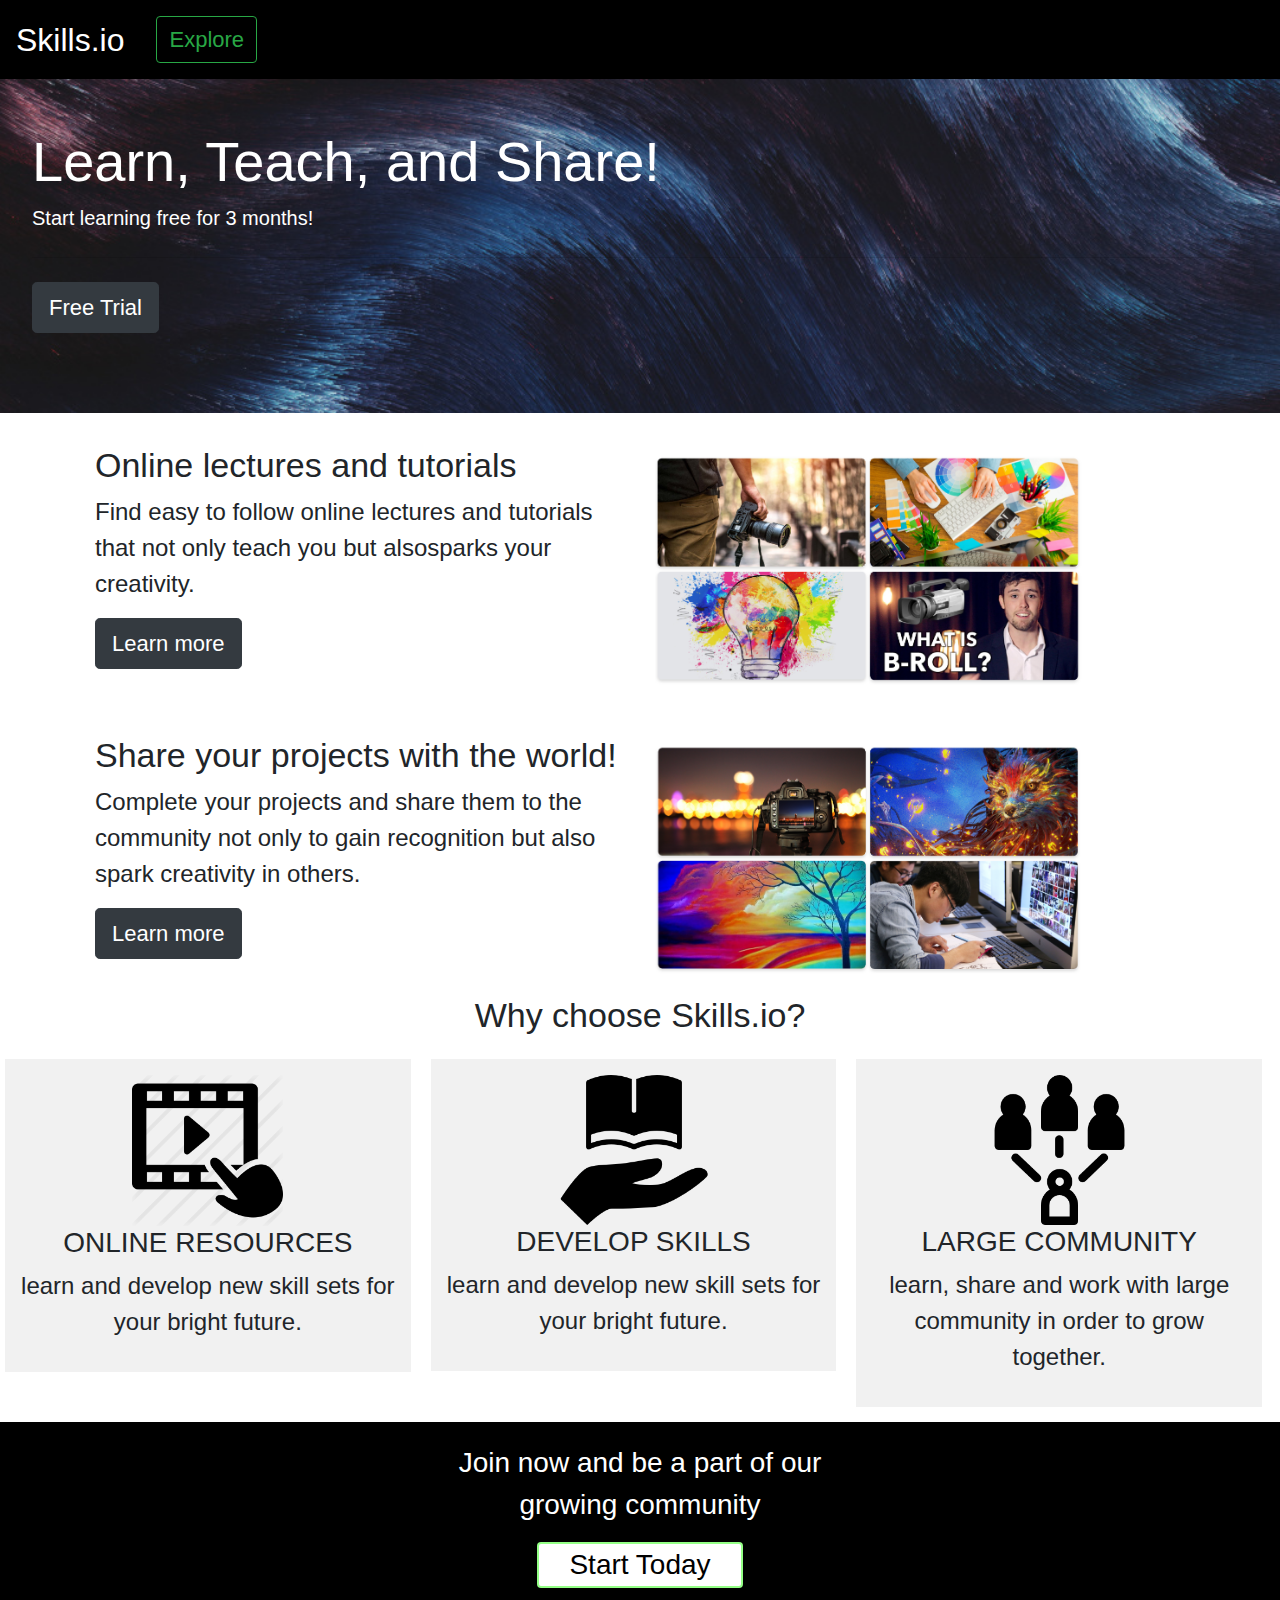
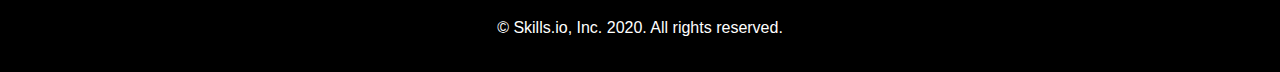
<file: index.html>
<!doctype html>
<html lang="en">
  <head>
    <meta charset="utf-8">
    <meta name="viewport" content="width=device-width, initial-scale=1, shrink-to-fit=no">
    <link rel="stylesheet" href="https://maxcdn.bootstrapcdn.com/bootstrap/4.0.0/css/bootstrap.min.css" integrity="sha384-Gn5384xqQ1aoWXA+058RXPxPg6fy4IWvTNh0E263XmFcJlSAwiGgFAW/dAiS6JXm" crossorigin="anonymous">
    <link rel="stylesheet" href="./css/style.css">
    <title>Skills.io</title>
  </head>
  <body>
    <nav class="navbar fixed-top navbar-expand-lg navbar-dark bg-dark justify-content-between" style="background-color: black !important;">
        <a class="navbar-brand" href="#">Skills.io</a>
        <button class="navbar-toggler" type="button" data-toggle="collapse" data-target="#navbarNav" aria-controls="navbarNav" aria-expanded="false" aria-label="Toggle navigation" style="float: right !important;">
          <span class="navbar-toggler-icon"></span>
        </button>
        <div class="collapse navbar-collapse" id="navbarNav">
            <nav class="navbar navbar-dark bg-dark" style="background-color: black !important;">
                <form class="form-inline">
                  <button class="btn btn-outline-success" type="button" onclick="document.location='explore.html'"> Explore </button>
                </form>
            </nav>
        </div>
    </nav>
    <div class="jumbotron">
        <h1 class="display-4">Learn, Teach, and Share!</h1>
        <p class="lead">Start learning free for 3 months!</p>
        <hr class="my-4">
        <p class="lead">
          <a class="btn btn-dark btn-lg" href="#" role="button">Free Trial</a>
        </p>
    </div>
    <div class="container">
        <div class="row">
            <div class="col-md-6">
                <h4 style="font-size: 34px;">Online lectures and tutorials</h4>
                <p>Find easy to follow online lectures and tutorials that not only teach you but alsosparks your creativity.</p>
                <a class="btn btn-dark btn-lg" href="#" role="button">Learn more</a>
            </div>
            <div class="col-md-6" style="padding-top: 10px;">
                <img src="./images/Capture.PNG" class="img-responsive" alt="Responsive image" height="230">
            </div>
        </div>
    </div>
    <div class="container" style="padding-top: 50px;">
        <div class="row">
            <div class="col-md-6">
                <h4 style="font-size: 34px;">Share your projects with the world!</h4>
                <p>Complete your projects and share them to the community not only to gain recognition but also spark creativity in others.</p>
                <a class="btn btn-dark btn-lg" href="#" role="button">Learn more</a>
            </div>
            <div class="col-md-6" style="padding-top: 10px;">
                <img src="./images/Capture2.PNG" class="img-responsive" alt="Responsive image" height="230">
            </div>
        </div>
    </div>
    <h5 style="font-size: 34px; text-align: center; padding-top: 20px;">Why choose Skills.io?</h5>

    <div class="row">
        <div class="column">
          <div class="card1">
            <img class="image2" src="./images/icon_play.png">  
            <h3>ONLINE RESOURCES</h3>
            <p>learn and develop new 
                skill sets for your 
                bright future.</p>
          </div>
        </div>
      
        <div class="column">
          <div class="card1">
            <img class="image2" src="./images/icon_book.png">   
            <h3>DEVELOP SKILLS</h3>
            <p>learn and develop new 
                skill sets for your 
                bright future.</p>
          </div>
        </div>
        
        <div class="column">
          <div class="card1">
            <img class="image2" src="./images/icong_grp.png">   
            <h3>LARGE COMMUNITY</h3>
            <p>learn, share and work
                with large community
                in order to grow together.</p>
          </div>
        </div>
        <footer class="page-footer">
            <p style="padding-top: 20px;">Join now and be a part of our<br>
            growing community</p>
            <button class="button button2">Start Today</button>
            <h6 style="padding-top: 30px; font-size: 16px;">© Skills.io, Inc. 2020. All rights reserved.</h6>
        </footer>    

    <script src="https://code.jquery.com/jquery-3.2.1.slim.min.js" integrity="sha384-KJ3o2DKtIkvYIK3UENzmM7KCkRr/rE9/Qpg6aAZGJwFDMVNA/GpGFF93hXpG5KkN" crossorigin="anonymous"></script>
    <script src="https://cdnjs.cloudflare.com/ajax/libs/popper.js/1.12.9/umd/popper.min.js" integrity="sha384-ApNbgh9B+Y1QKtv3Rn7W3mgPxhU9K/ScQsAP7hUibX39j7fakFPskvXusvfa0b4Q" crossorigin="anonymous"></script>
    <script src="https://maxcdn.bootstrapcdn.com/bootstrap/4.0.0/js/bootstrap.min.js" integrity="sha384-JZR6Spejh4U02d8jOt6vLEHfe/JQGiRRSQQxSfFWpi1MquVdAyjUar5+76PVCmYl" crossorigin="anonymous"></script>
  </body>
</html>
</file>
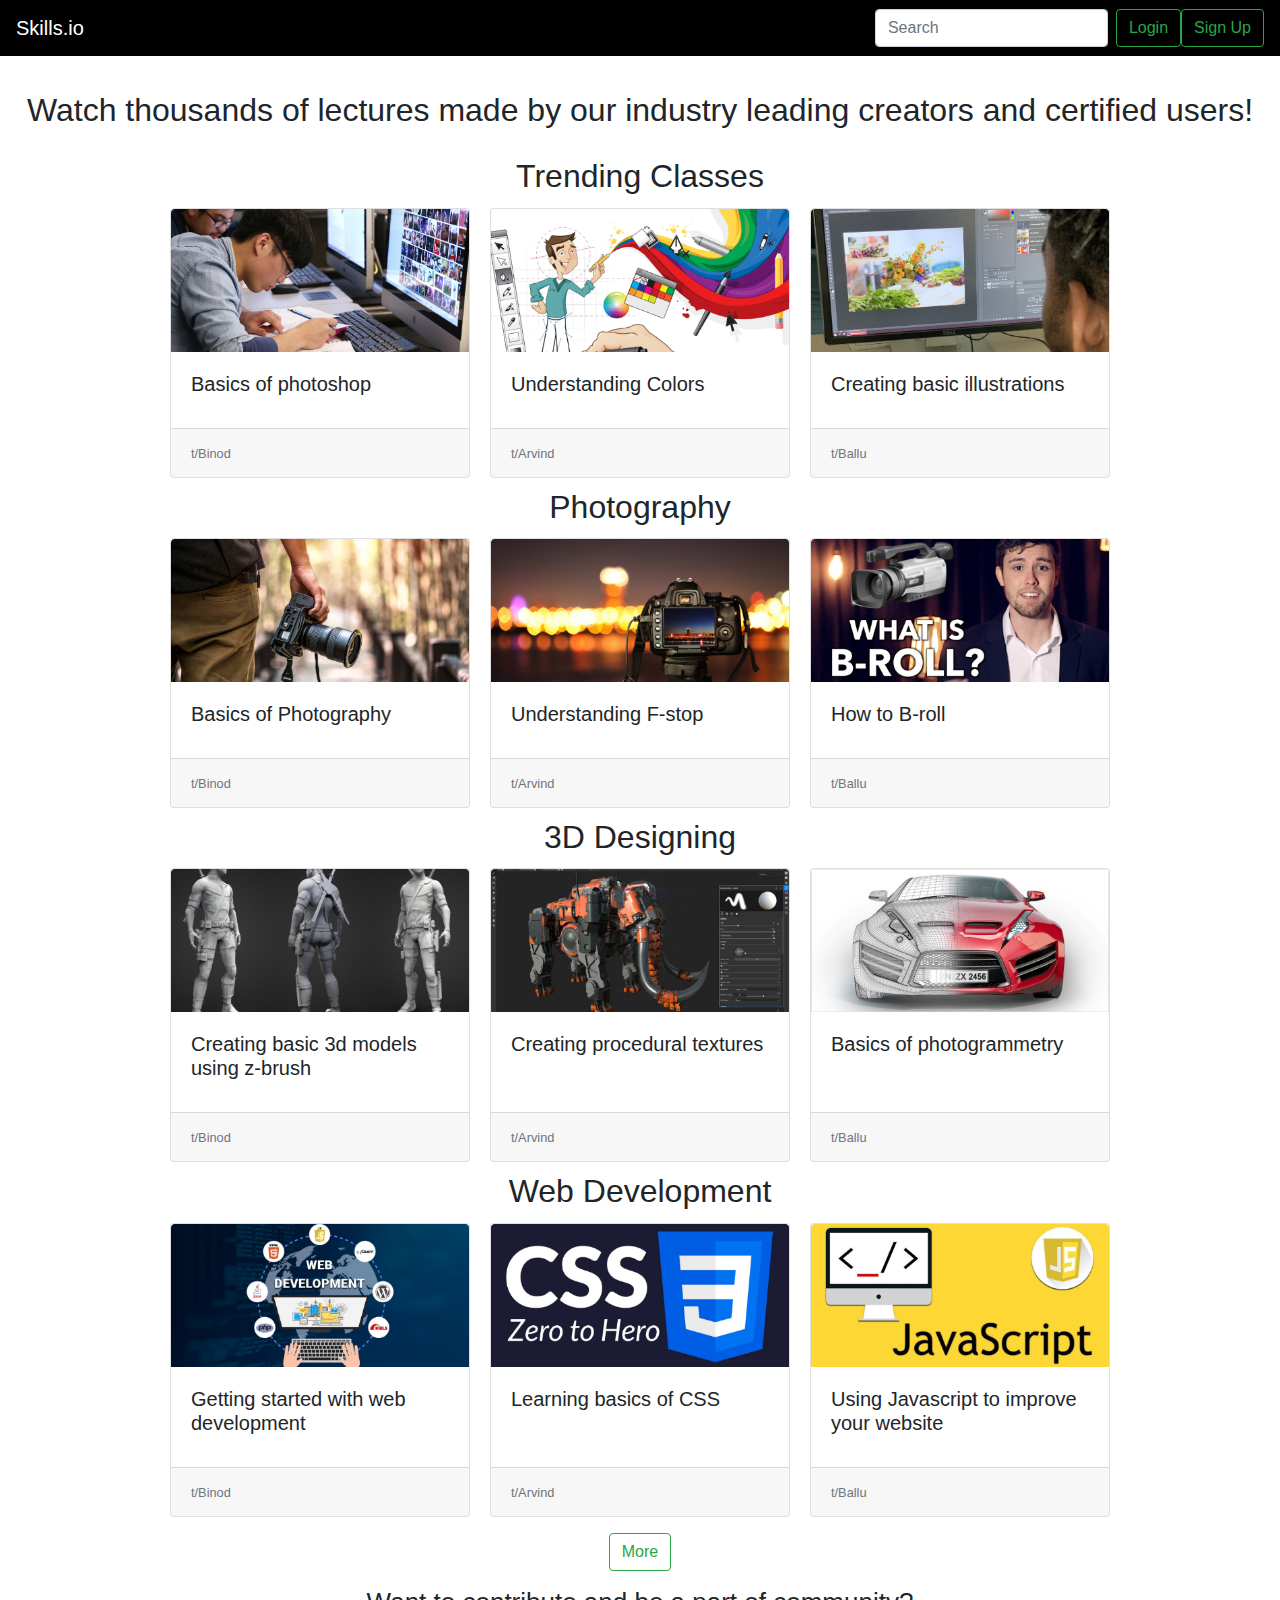
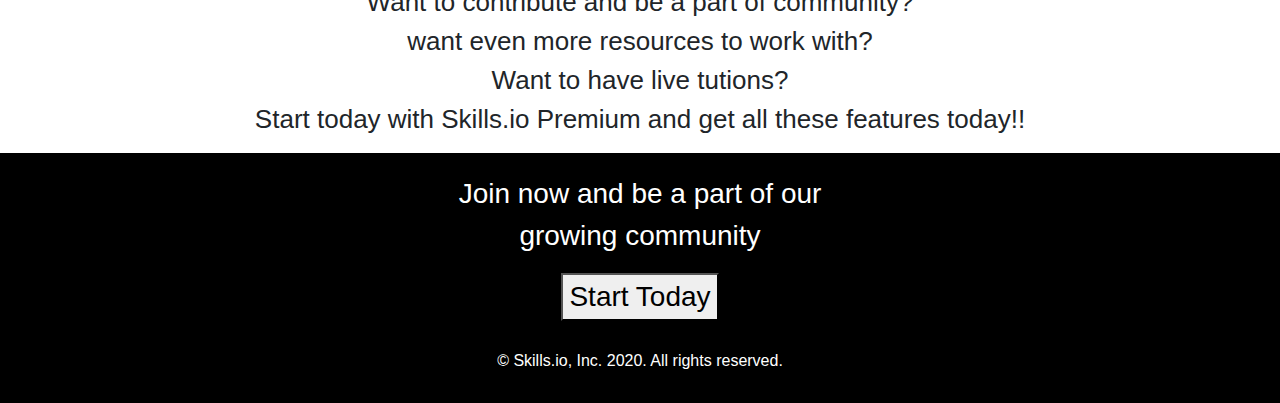
<file: explore.html>
<!doctype html>
<html lang="en">
  <head>
    <meta charset="utf-8">
    <meta name="viewport" content="width=device-width, initial-scale=1, shrink-to-fit=no">
    <link rel="stylesheet" href="https://maxcdn.bootstrapcdn.com/bootstrap/4.0.0/css/bootstrap.min.css" integrity="sha384-Gn5384xqQ1aoWXA+058RXPxPg6fy4IWvTNh0E263XmFcJlSAwiGgFAW/dAiS6JXm" crossorigin="anonymous">
    <link rel="stylesheet" href="./css/style2.css">

    <title>Explore</title>
  </head>
  <body>
    <nav class="navbar navbar-dark bg-dark justify-content-between" style="background-color: black !important;">
        <a class="navbar-brand" style="color: white;">Skills.io</a>
        <form class="form-inline">
          <input class="form-control mr-sm-2" type="search" placeholder="Search" aria-label="Search">
          <button class="btn btn-outline-success my-2 my-sm-0" type="submit">Login</button>
          <button class="btn btn-outline-success my-2 my-sm-0" type="submit">Sign Up</button>
        </form>
    </nav>
    <h1 class="heading1 mx-auto">Watch thousands of lectures made by our industry leading 
        creators and certified users!</h1>
    <h2 class="heading2">Trending Classes</h2>    
    <div class="card-deck w-75 mx-auto" style="margin-left: 8rem; margin-right: 8rem;">
        <div class="card">
          <img class="card-img-top" src="./images/graphic-design.png" alt="Card image cap">
          <div class="card-body">
            <h5 class="card-title">Basics of photoshop</h5>
          </div>
          <div class="card-footer">
            <small class="text-muted">t/Binod</small>
          </div>
        </div>
        <div class="card">
          <img class="card-img-top" src="./images/graphic-designing-courses.png" alt="Card image cap">
          <div class="card-body">
            <h5 class="card-title">Understanding Colors</h5>
          </div>
          <div class="card-footer">
            <small class="text-muted">t/Arvind</small>
          </div>
        </div>
        <div class="card">
          <img class="card-img-top" src="./images/over-the-shoulder-1-e1573145384876.png" alt="Card image cap">
          <div class="card-body">
            <h5 class="card-title">Creating basic illustrations</h5>
          </div>
          <div class="card-footer">
            <small class="text-muted">t/Ballu</small>
          </div>
        </div>
    </div>

    <h2 class="heading2">Photography</h2>    
    <div class="card-deck w-75 mx-auto" style="margin-left: 8rem; margin-right: 8rem;">
        <div class="card">
          <img class="card-img-top" src="./images/CameraStory_mainbanner2.png" alt="Card image cap">
          <div class="card-body">
            <h5 class="card-title">Basics of Photography</h5>
          </div>
          <div class="card-footer">
            <small class="text-muted">t/Binod</small>
          </div>
        </div>
        <div class="card">
          <img class="card-img-top" src="./images/Photography 1.png" alt="Card image cap">
          <div class="card-body">
            <h5 class="card-title">Understanding F-stop</h5>
          </div>
          <div class="card-footer">
            <small class="text-muted">t/Arvind</small>
          </div>
        </div>
        <div class="card">
          <img class="card-img-top" src="./images/maxresdefault.png" alt="Card image cap">
          <div class="card-body">
            <h5 class="card-title">How to B-roll</h5>
          </div>
          <div class="card-footer">
            <small class="text-muted">t/Ballu</small>
          </div>
        </div>
    </div>

    <h2 class="heading2">3D Designing</h2>    
    <div class="card-deck w-75 mx-auto" style="margin-left: 8rem; margin-right: 8rem;">
        <div class="card">
          <img class="card-img-top" src="./images/deadpool-clay_orig.png" alt="Card image cap">
          <div class="card-body">
            <h5 class="card-title">Creating basic 3d models using z-brush</h5>
          </div>
          <div class="card-footer">
            <small class="text-muted">t/Binod</small>
          </div>
        </div>
        <div class="card">
          <img class="card-img-top" src="./images/Substance_Painter_Mammoth_fjjgjx.png" alt="Card image cap">
          <div class="card-body">
            <h5 class="card-title">Creating procedural textures</h5>
          </div>
          <div class="card-footer">
            <small class="text-muted">t/Arvind</small>
          </div>
        </div>
        <div class="card">
          <img class="card-img-top" src="./images/what-is-3d-modeling-thumbnail-1006x484.png" alt="Card image cap">
          <div class="card-body">
            <h5 class="card-title">Basics of photogrammetry</h5>
          </div>
          <div class="card-footer">
            <small class="text-muted">t/Ballu</small>
          </div>
        </div>
    </div>

    <h2 class="heading2">Web Development</h2>    
    <div class="card-deck w-75 mx-auto" style="margin-left: 8rem; margin-right: 8rem;">
        <div class="card">
          <img class="card-img-top" src="./images/Web-Development-Company-Bangalore.png" alt="Card image cap">
          <div class="card-body">
            <h5 class="card-title">Getting started with web development</h5>
          </div>
          <div class="card-footer">
            <small class="text-muted">t/Binod</small>
          </div>
        </div>
        <div class="card">
          <img class="card-img-top" src="./images/maxresdefault (1).png" alt="Card image cap">
          <div class="card-body">
            <h5 class="card-title">Learning basics of CSS</h5>
          </div>
          <div class="card-footer">
            <small class="text-muted">t/Arvind</small>
          </div>
        </div>
        <div class="card">
          <img class="card-img-top" src="./images/Free Courses to learn JavaScript.png" alt="Card image cap">
          <div class="card-body">
            <h5 class="card-title">Using Javascript to improve your website</h5>
          </div>
          <div class="card-footer">
            <small class="text-muted">t/Ballu</small>
          </div>
        </div>
    </div>
    <div class="text-center">
        <button class="btn btn-outline-success my-3 my-sm-3" type="submit">  More  </button>
    </div>
    <h1 class="heading5">Want to contribute and be a part of community?</h1>
    <h1 class="heading5">want even more resources to work with?</h1>
    <h1 class="heading5">Want to have live tutions?</h1>
    <h1 class="heading6">Start today with Skills.io Premium and get all these features today!!</h1>
    <footer class="page-footer">
        <p style="padding-top: 20px;">Join now and be a part of our<br>
        growing community</p>
        <button class="button button2">Start Today</button>
        <h6 style="padding-top: 30px; font-size: 16px;">© Skills.io, Inc. 2020. All rights reserved.</h6>
    </footer> 


    <script src="https://code.jquery.com/jquery-3.2.1.slim.min.js" integrity="sha384-KJ3o2DKtIkvYIK3UENzmM7KCkRr/rE9/Qpg6aAZGJwFDMVNA/GpGFF93hXpG5KkN" crossorigin="anonymous"></script>
    <script src="https://cdnjs.cloudflare.com/ajax/libs/popper.js/1.12.9/umd/popper.min.js" integrity="sha384-ApNbgh9B+Y1QKtv3Rn7W3mgPxhU9K/ScQsAP7hUibX39j7fakFPskvXusvfa0b4Q" crossorigin="anonymous"></script>
    <script src="https://maxcdn.bootstrapcdn.com/bootstrap/4.0.0/js/bootstrap.min.js" integrity="sha384-JZR6Spejh4U02d8jOt6vLEHfe/JQGiRRSQQxSfFWpi1MquVdAyjUar5+76PVCmYl" crossorigin="anonymous"></script>
  </body>
</html>
</file>
<file: css/style.css>
*{
    margin: 0;
    padding: 0;
}
.navbar-brand{
    font-size: 32px;
}
.btn{
    font-size: 22px;
}
.jumbotron{
    background-image: url(/images/IMG.png);
    background-size: cover;
    background-repeat: no-repeat;
    color: white;
    margin-top: 5%;
    border-radius: 0;
}
.row{
    padding: 0;
    margin-right: 10rem;
    margin-left: 5rem;
    font-size: 24px;
}
.card-title{
    font-size: 2rem;
}
.card{
    border: 0;
}
.column {
    float: left;
    width: 33%;
    padding: 15px 10px;
  }
  
  .row {margin: 0 -5px;}
  
  .row:after {
    content: "";
    display: table;
    clear: both;
  }
  
  @media screen and (max-width: 600px) {
    .column {
      width: 100%;
      display: block;
      margin-bottom: 20px;
    }
  }
  
  .card1 {
    padding: 16px;
    text-align: center;
    background-color: #f1f1f1;
  }
  .page-footer {
    left: 0;
    bottom: 0;
    width: 100%;
    height: 250px;
    background-color: rgb(0, 0, 0);
    color: white;
    text-align: center;
    font-size: 28px;
    
  }

  .button2 {
    padding-left: 30px;  
    padding-right: 30px;
    background-color: white; 
    color: black; 
    border: 2px solid #1eff0079;
    border-radius: 4px;
  }
  
  .button2:hover {
    background-color: #1eff0079;
    color: white;
  }

  .button1{
    float: right !important;
  }
</file>
<file: css/style2.css>
.card{
    margin-left: 10px !important;
    margin-right: 10px !important;
}
.heading1{
    text-align: center;
    margin-top: 35px;
    padding-bottom: 10px;
    font-size: 32px;
}
.heading2{
    text-align: center;
    padding-bottom: 4px;
    padding-top: 10px;
}
.heading5{
    font-size: 26px;
    text-align: center;
}
.heading6{
    font-size: 26px;
    text-align: center;
    padding-bottom: 10px;
}


.page-footer {
    left: 0;
    bottom: 0;
    width: 100%;
    height: 250px;
    background-color: rgb(0, 0, 0);
    color: white;
    text-align: center;
    font-size: 28px;
    
}
</file>
